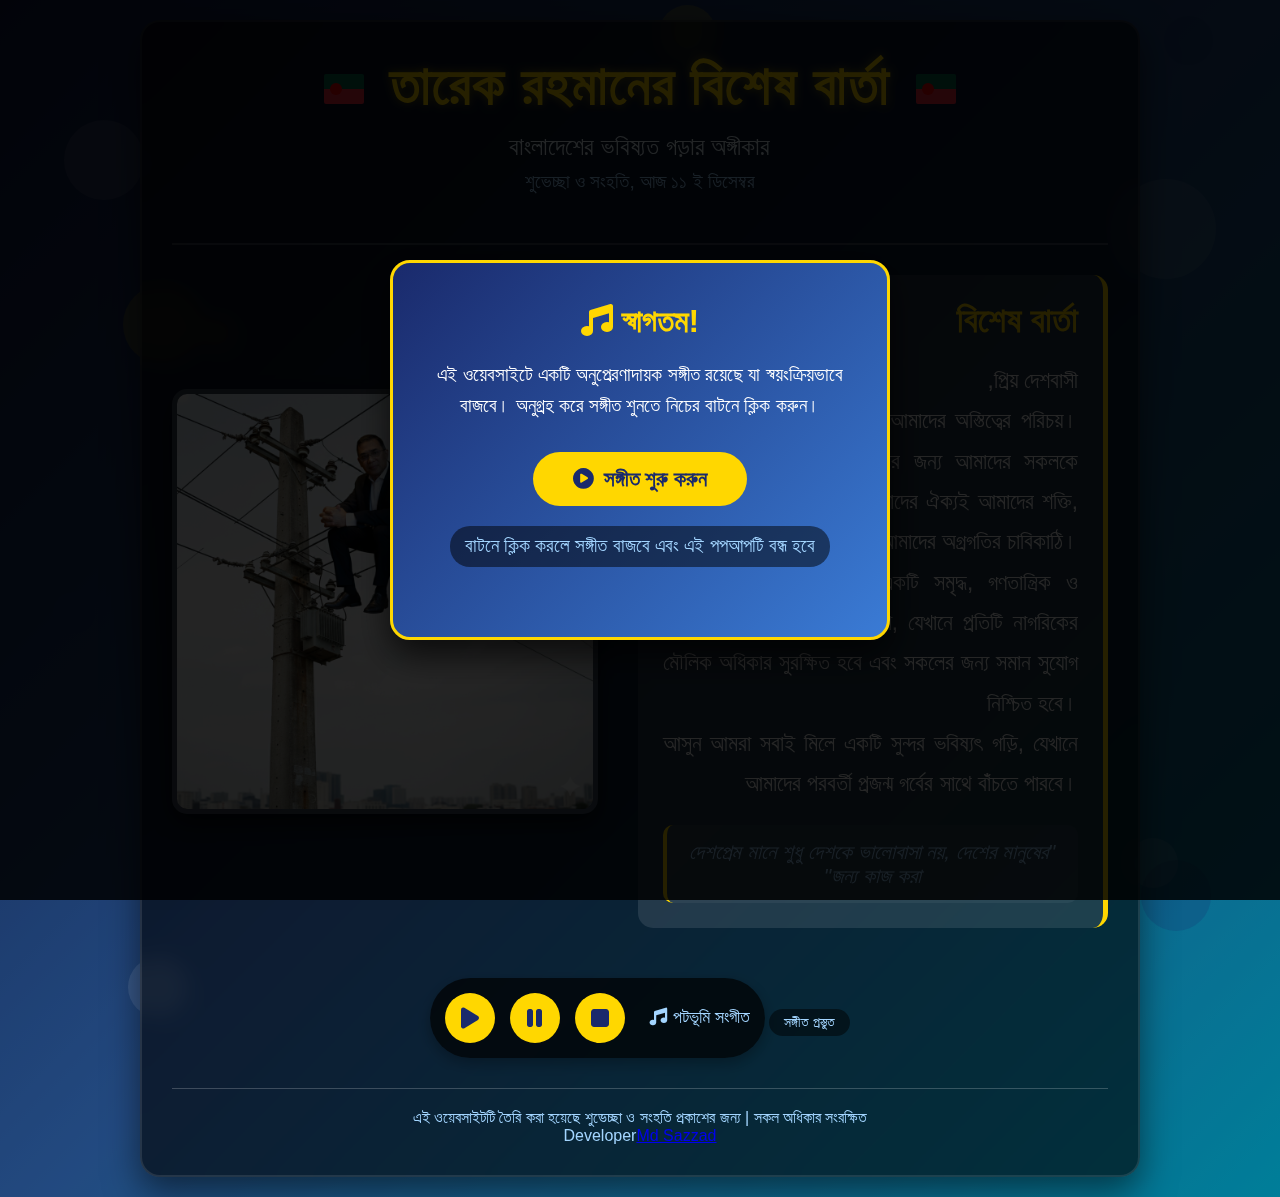
<file: index.html>
<!DOCTYPE html>
<html lang="bn">
<head>
    <meta charset="UTF-8">
    <meta name="viewport" content="width=device-width, initial-scale=1.0">
    <title>তারেক রহমানের বিশেষ বার্তা</title>
    <link rel="stylesheet" href="https://cdnjs.cloudflare.com/ajax/libs/font-awesome/6.4.0/css/all.min.css">
    <style>
        * {
            margin: 0;
            padding: 0;
            box-sizing: border-box;
            font-family: 'Segoe UI', 'Nikosh', 'SolaimanLipi', sans-serif;
        }
        
        body {
            background: linear-gradient(135deg, #1a2a6c, #3a7bd5, #00d2ff);
            color: white;
            min-height: 100vh;
            display: flex;
            flex-direction: column;
            justify-content: center;
            align-items: center;
            padding: 20px;
            overflow-x: hidden;
            position: relative;
        }
        
        body::before {
            content: '';
            position: absolute;
            top: 0;
            left: 0;
            width: 100%;
            height: 100%;
            background: rgba(0, 0, 0, 0.4);
            z-index: -1;
        }
        
        .container {
            max-width: 1000px;
            width: 100%;
            text-align: center;
            z-index: 1;
            background: rgba(0, 0, 0, 0.6);
            border-radius: 20px;
            padding: 30px;
            box-shadow: 0 15px 35px rgba(0, 0, 0, 0.5);
            border: 2px solid rgba(255, 255, 255, 0.1);
            backdrop-filter: blur(10px);
        }
        
        .header {
            margin-bottom: 30px;
            padding-bottom: 20px;
            border-bottom: 2px solid rgba(255, 255, 255, 0.2);
        }
        
        h1 {
            font-size: 3.5rem;
            margin-bottom: 15px;
            color: #FFD700;
            text-shadow: 0 0 10px rgba(255, 215, 0, 0.5);
            letter-spacing: 1px;
        }
        
        .subtitle {
            font-size: 1.5rem;
            color: #e6f7ff;
            margin-bottom: 10px;
        }
        
        .date {
            font-size: 1.2rem;
            color: #a3d5ff;
            margin-bottom: 30px;
        }
        
        .content {
            display: flex;
            flex-wrap: wrap;
            justify-content: center;
            align-items: center;
            gap: 40px;
            margin-bottom: 30px;
        }
        
        .image-container {
            flex: 1;
            min-width: 300px;
            max-width: 450px;
            border-radius: 15px;
            overflow: hidden;
            box-shadow: 0 10px 25px rgba(0, 0, 0, 0.7);
            border: 5px solid rgba(255, 255, 255, 0.2);
            transition: transform 0.5s;
        }
        
        .image-container:hover {
            transform: scale(1.03);
        }
        
        .image-container img {
            width: 100%;
            height: auto;
            display: block;
        }
        
        .message {
            flex: 1;
            min-width: 300px;
            text-align: right;
            direction: rtl;
            padding: 25px;
            background: rgba(255, 255, 255, 0.1);
            border-radius: 15px;
            border-right: 5px solid #FFD700;
        }
        
        .message h2 {
            font-size: 2.2rem;
            margin-bottom: 20px;
            color: #FFD700;
        }
        
        .message-text {
            font-size: 1.4rem;
            line-height: 1.8;
            text-align: justify;
            direction: rtl;
        }
        
        .quote {
            font-style: italic;
            color: #a3d5ff;
            margin-top: 20px;
            padding: 15px;
            border-radius: 10px;
            background: rgba(255, 255, 255, 0.05);
            border-left: 4px solid #FFD700;
            text-align: center;
            font-size: 1.3rem;
        }
        
        .audio-controls {
            background: rgba(0, 0, 0, 0.7);
            padding: 15px;
            border-radius: 50px;
            display: inline-flex;
            align-items: center;
            gap: 15px;
            margin-top: 20px;
            box-shadow: 0 5px 15px rgba(0, 0, 0, 0.3);
        }
        
        .audio-controls button {
            background: #FFD700;
            color: #1a2a6c;
            border: none;
            width: 50px;
            height: 50px;
            border-radius: 50%;
            font-size: 1.5rem;
            cursor: pointer;
            transition: all 0.3s;
            display: flex;
            justify-content: center;
            align-items: center;
        }
        
        .audio-controls button:hover {
            background: #ffed4e;
            transform: scale(1.1);
        }
        
        .music-info {
            font-size: 1.1rem;
            color: #a3d5ff;
            margin-left: 10px;
        }
        
        .music-status {
            margin-top: 10px;
            font-size: 0.9rem;
            color: #a3d5ff;
            padding: 5px 15px;
            background: rgba(0, 0, 0, 0.5);
            border-radius: 20px;
            display: inline-block;
        }
        
        .footer {
            margin-top: 30px;
            padding-top: 20px;
            border-top: 1px solid rgba(255, 255, 255, 0.2);
            color: #a3d5ff;
            font-size: 1rem;
        }
        
        @media (max-width: 768px) {
            h1 {
                font-size: 2.5rem;
            }
            
            .subtitle {
                font-size: 1.2rem;
            }
            
            .message h2 {
                font-size: 1.8rem;
            }
            
            .message-text {
                font-size: 1.2rem;
            }
            
            .container {
                padding: 20px;
            }
        }
        
        .floating-element {
            position: absolute;
            background: rgba(255, 255, 255, 0.1);
            border-radius: 50%;
            z-index: 0;
            animation: float 6s infinite ease-in-out;
        }
        
        @keyframes float {
            0%, 100% { transform: translateY(0) rotate(0deg); }
            50% { transform: translateY(-20px) rotate(180deg); }
        }
        
        .bangladesh-flag {
            width: 40px;
            height: 30px;
            background: linear-gradient(to bottom, #006a4e 50%, #f42a41 50%);
            position: relative;
            display: inline-block;
            margin: 0 10px;
            border-radius: 2px;
        }
        
        .bangladesh-flag::after {
            content: '';
            position: absolute;
            top: 50%;
            left: 30%;
            transform: translate(-50%, -50%);
            width: 12px;
            height: 12px;
            background: red;
            border-radius: 50%;
        }
        
        .music-popup {
            position: fixed;
            top: 0;
            left: 0;
            width: 100%;
            height: 100%;
            background: rgba(0, 0, 0, 0.85);
            display: flex;
            justify-content: center;
            align-items: center;
            z-index: 1000;
            flex-direction: column;
            text-align: center;
            padding: 20px;
        }
        
        .music-popup-content {
            background: linear-gradient(135deg, #1a2a6c, #3a7bd5);
            padding: 40px;
            border-radius: 20px;
            max-width: 500px;
            width: 90%;
            box-shadow: 0 15px 35px rgba(0, 0, 0, 0.7);
            border: 3px solid #FFD700;
        }
        
        .music-popup h3 {
            font-size: 2rem;
            margin-bottom: 20px;
            color: #FFD700;
        }
        
        .music-popup p {
            font-size: 1.2rem;
            margin-bottom: 30px;
            line-height: 1.6;
        }
        
        .start-music-btn {
            background: #FFD700;
            color: #1a2a6c;
            border: none;
            padding: 15px 40px;
            font-size: 1.3rem;
            border-radius: 50px;
            cursor: pointer;
            transition: all 0.3s;
            font-weight: bold;
            display: flex;
            align-items: center;
            justify-content: center;
            gap: 10px;
            margin: 0 auto;
        }
        
        .start-music-btn:hover {
            background: #ffed4e;
            transform: scale(1.05);
            box-shadow: 0 5px 20px rgba(255, 215, 0, 0.4);
        }
        
        .hidden {
            display: none;
        }
    </style>
</head>
<body>
    <!-- মিউজিক শুরু করার পপআপ -->
    <div id="musicPopup" class="music-popup">
        <div class="music-popup-content">
            <h3><i class="fas fa-music"></i> স্বাগতম!</h3>
            <p>এই ওয়েবসাইটে একটি অনুপ্রেরণাদায়ক সঙ্গীত রয়েছে যা স্বয়ংক্রিয়ভাবে বাজবে। অনুগ্রহ করে সঙ্গীত শুনতে নিচের বাটনে ক্লিক করুন।</p>
            <button id="startMusicBtn" class="start-music-btn">
                <i class="fas fa-play-circle"></i> সঙ্গীত শুরু করুন
            </button>
            <p class="music-status" style="margin-top: 20px;">বাটনে ক্লিক করলে সঙ্গীত বাজবে এবং এই পপআপটি বন্ধ হবে</p>
        </div>
    </div>
    
    <!-- ফ্লোটিং এলিমেন্ট -->
    <div class="floating-element" style="width: 80px; height: 80px; top: 10%; left: 5%;"></div>
    <div class="floating-element" style="width: 60px; height: 60px; top: 80%; left: 10%;"></div>
    <div class="floating-element" style="width: 100px; height: 100px; top: 15%; right: 5%;"></div>
    <div class="floating-element" style="width: 50px; height: 50px; top: 70%; right: 8%;"></div>
    
    <div class="container">
        <div class="header">
            <h1><span class="bangladesh-flag"></span> তারেক রহমানের বিশেষ বার্তা <span class="bangladesh-flag"></span></h1>
            <div class="subtitle">বাংলাদেশের ভবিষ্যত গড়ার অঙ্গীকার</div>
            <div class="date">শুভেচ্ছা ও সংহতি, আজ ১১ ই ডিসেম্বর </div>
        </div>
        
        <div class="content">
            <div class="image-container">
                <img src="tarek.png" alt="বাংলাদেশের প্রাকৃতিক সৌন্দর্য">
            </div>
            
            <div class="message">
                <h2>বিশেষ বার্তা</h2>
                <div class="message-text">
                    <p>প্রিয় দেশবাসী,</p>
                    <p>বাংলাদেশ আমাদের প্রাণের দেশ, আমাদের অস্তিত্বের পরিচয়। এই দেশকে এগিয়ে নিয়ে যাওয়ার জন্য আমাদের সকলকে একসাথে কাজ করতে হবে। আমাদের ঐক্যই আমাদের শক্তি, আমাদের সংহতিই আমাদের অগ্রগতির চাবিকাঠি।</p>
                    <p>আমাদের লক্ষ্য হওয়া উচিত একটি সমৃদ্ধ, গণতান্ত্রিক ও ন্যায়ভিত্তিক বাংলাদেশ গড়ে তোলা, যেখানে প্রতিটি নাগরিকের মৌলিক অধিকার সুরক্ষিত হবে এবং সকলের জন্য সমান সুযোগ নিশ্চিত হবে।</p>
                    <p>আসুন আমরা সবাই মিলে একটি সুন্দর ভবিষ্যৎ গড়ি, যেখানে আমাদের পরবর্তী প্রজন্ম গর্বের সাথে বাঁচতে পারবে।</p>
                </div>
                
                <div class="quote">
                    "দেশপ্রেম মানে শুধু দেশকে ভালোবাসা নয়, দেশের মানুষের জন্য কাজ করা"
                </div>
            </div>
        </div>
        
        <div class="audio-controls">
            <button id="playBtn">
                <i class="fas fa-play"></i>
            </button>
            <button id="pauseBtn">
                <i class="fas fa-pause"></i>
            </button>
            <button id="stopBtn">
                <i class="fas fa-stop"></i>
            </button>
            <div class="music-info">
                <i class="fas fa-music"></i> পটভূমি সংগীত
            </div>
        </div>
        
        <div class="music-status" id="audioStatus">সঙ্গীত প্রস্তুত</div>
        
        <div class="footer">
            <p>এই ওয়েবসাইটটি তৈরি করা হয়েছে শুভেচ্ছা ও সংহতি প্রকাশের জন্য | সকল অধিকার সংরক্ষিত</p>
            <p>Developer<a href="developer.html">Md Sazzad</a></p>
        </div>
    </div>

    <!-- অডিও এলিমেন্ট -->
    <audio id="backgroundMusic" loop>
        <source src="tarek.mp3" type="audio/mpeg">
        <source src="tarek.mp3" type="audio/ogg">
        আপনার ব্রাউজার অডিও এলিমেন্ট সাপোর্ট করে না।
    </audio>

    <script>
        document.addEventListener('DOMContentLoaded', function() {
            const audio = document.getElementById('backgroundMusic');
            const playBtn = document.getElementById('playBtn');
            const pauseBtn = document.getElementById('pauseBtn');
            const stopBtn = document.getElementById('stopBtn');
            const startMusicBtn = document.getElementById('startMusicBtn');
            const musicPopup = document.getElementById('musicPopup');
            const audioStatus = document.getElementById('audioStatus');
            
            // অডিও সেটিংস - মিউট করা অবস্থায় শুরু করব
            audio.muted = true; // প্রথমে মিউট করে রাখি
            audio.volume = 0.5; // ভলিউম ৫০% সেট করি
            
            // পেইজ লোড হওয়ার পর কিছুক্ষণ পর অটোপ্লের চেষ্টা করব
            setTimeout(() => {
                // মিউট অবস্থায় অডিও প্লে করা
                const playPromise = audio.play();
                
                if (playPromise !== undefined) {
                    playPromise.then(() => {
                        // প্লে সফল হলে পপআপ দেখাব
                        audio.muted = true; // এখনও মিউট থাকবে
                        audioStatus.textContent = "সঙ্গীত প্রস্তুত, প্লে বাটনে ক্লিক করুন";
                        console.log("অডিও সফলভাবে লোড হয়েছে");
                    }).catch(error => {
                        // প্লে ব্যর্থ হলে পপআপ দেখাব
                        console.log("অটোপ্লে ব্যর্থ: ", error);
                        audioStatus.textContent = "সঙ্গীত লোড হয়েছে, প্লে বাটনে ক্লিক করুন";
                    });
                }
            }, 1000);
            
            // সঙ্গীত শুরু বাটন
            startMusicBtn.addEventListener('click', function() {
                // মিউট বন্ধ করি
                audio.muted = false;
                
                // অডিও প্লে করি
                audio.play().then(() => {
                    console.log("সঙ্গীত শুরু হয়েছে");
                    audioStatus.textContent = "সঙ্গীত বাজছে...";
                    
                    // পপআপ লুকাই
                    musicPopup.classList.add('hidden');
                    
                    // প্লে বাটন আপডেট
                    playBtn.innerHTML = '<i class="fas fa-volume-up"></i>';
                    playBtn.title = "প্লে";
                }).catch(error => {
                    console.log("সঙ্গীত শুরু করা যায়নি: ", error);
                    audioStatus.textContent = "সঙ্গীত শুরু করা যায়নি, পুনরায় চেষ্টা করুন";
                });
            });
            
            // প্লে বাটন
            playBtn.addEventListener('click', function() {
                audio.muted = false; // মিউট বন্ধ করি
                audio.play().then(() => {
                    audioStatus.textContent = "সঙ্গীত বাজছে...";
                    playBtn.innerHTML = '<i class="fas fa-volume-up"></i>';
                }).catch(error => {
                    console.log("প্লে বাটনে ক্লিক করার পরও সঙ্গীত শুরু করা যায়নি: ", error);
                    audioStatus.textContent = "সঙ্গীত শুরু করা যায়নি";
                    
                    // ইউজারকে পপআপ দেখানো
                    musicPopup.classList.remove('hidden');
                });
            });
            
            // পজ বাটন
            pauseBtn.addEventListener('click', function() {
                audio.pause();
                audioStatus.textContent = "সঙ্গীত থেমে আছে";
            });
            
            // স্টপ বাটন
            stopBtn.addEventListener('click', function() {
                audio.pause();
                audio.currentTime = 0;
                audioStatus.textContent = "সঙ্গীত থেমে আছে";
            });
            
            // অডিও এর অবস্থা পরিবর্তন হলে বাটন আপডেট
            audio.addEventListener('play', function() {
                playBtn.innerHTML = '<i class="fas fa-volume-up"></i>';
                audioStatus.textContent = "সঙ্গীত বাজছে...";
            });
            
            audio.addEventListener('pause', function() {
                playBtn.innerHTML = '<i class="fas fa-play"></i>';
                audioStatus.textContent = "সঙ্গীত থেমে আছে";
            });
            
            // অডিও ত্রুটি হ্যান্ডলিং
            audio.addEventListener('error', function() {
                console.log("অডিও ত্রুটি ঘটেছে");
                audioStatus.textContent = "সঙ্গীত লোড করতে সমস্যা হয়েছে";
                musicPopup.classList.remove('hidden');
            });
            
            // ফ্লোটিং এলিমেন্ট তৈরি
            function createFloatingElements() {
                const body = document.querySelector('body');
                const colors = ['rgba(255, 215, 0, 0.2)', 'rgba(26, 42, 108, 0.2)', 'rgba(255, 255, 255, 0.1)'];
                
                for (let i = 0; i < 8; i++) {
                    const element = document.createElement('div');
                    element.classList.add('floating-element');
                    
                    const size = Math.random() * 60 + 20;
                    element.style.width = `${size}px`;
                    element.style.height = `${size}px`;
                    element.style.top = `${Math.random() * 100}%`;
                    element.style.left = `${Math.random() * 100}%`;
                    element.style.background = colors[Math.floor(Math.random() * colors.length)];
                    element.style.animationDuration = `${Math.random() * 10 + 5}s`;
                    element.style.animationDelay = `${Math.random() * 5}s`;
                    
                    body.appendChild(element);
                }
            }
            
            createFloatingElements();
            
            // ৫ সেকেন্ড পর পপআপ অটোমেটিক দেখানো
            setTimeout(() => {
                if (!audio.muted && audio.paused) {
                    musicPopup.classList.remove('hidden');
                }
            }, 5000);
        });
    </script>
</body>
</html>
</file>
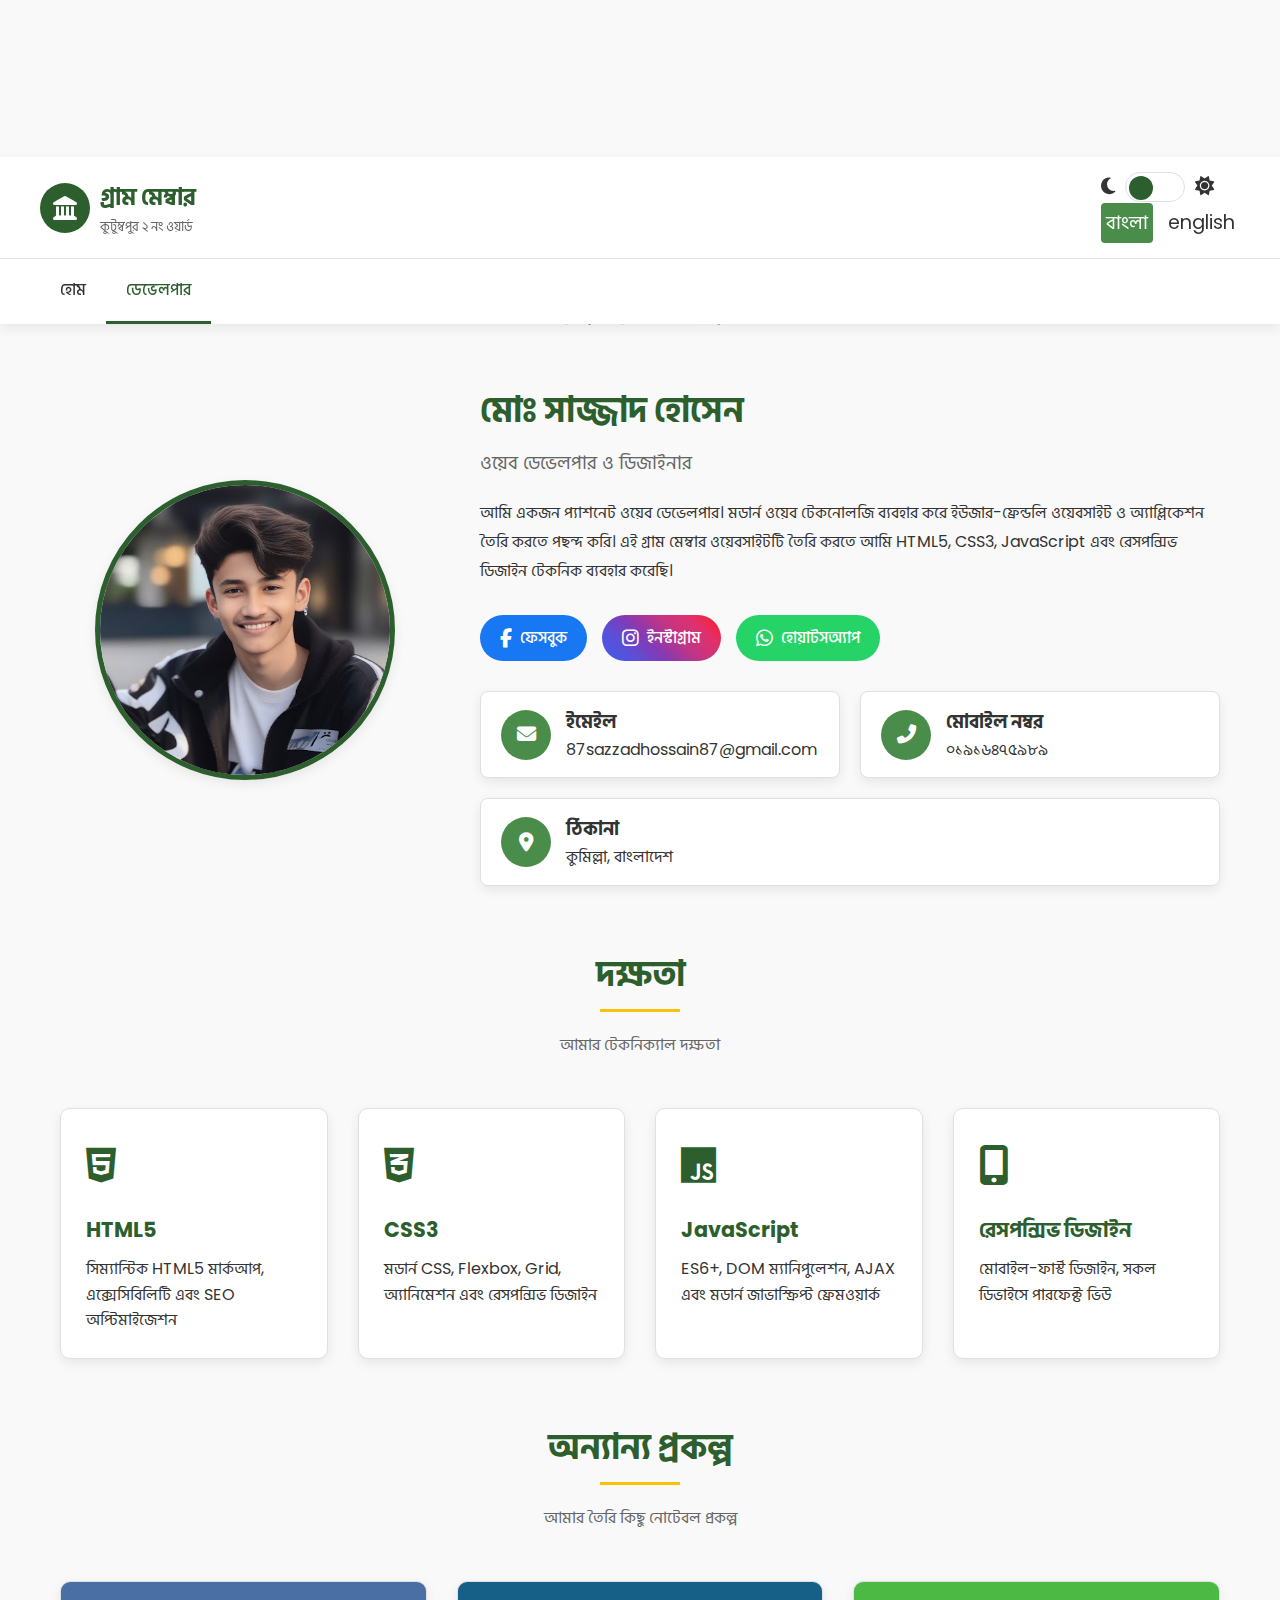
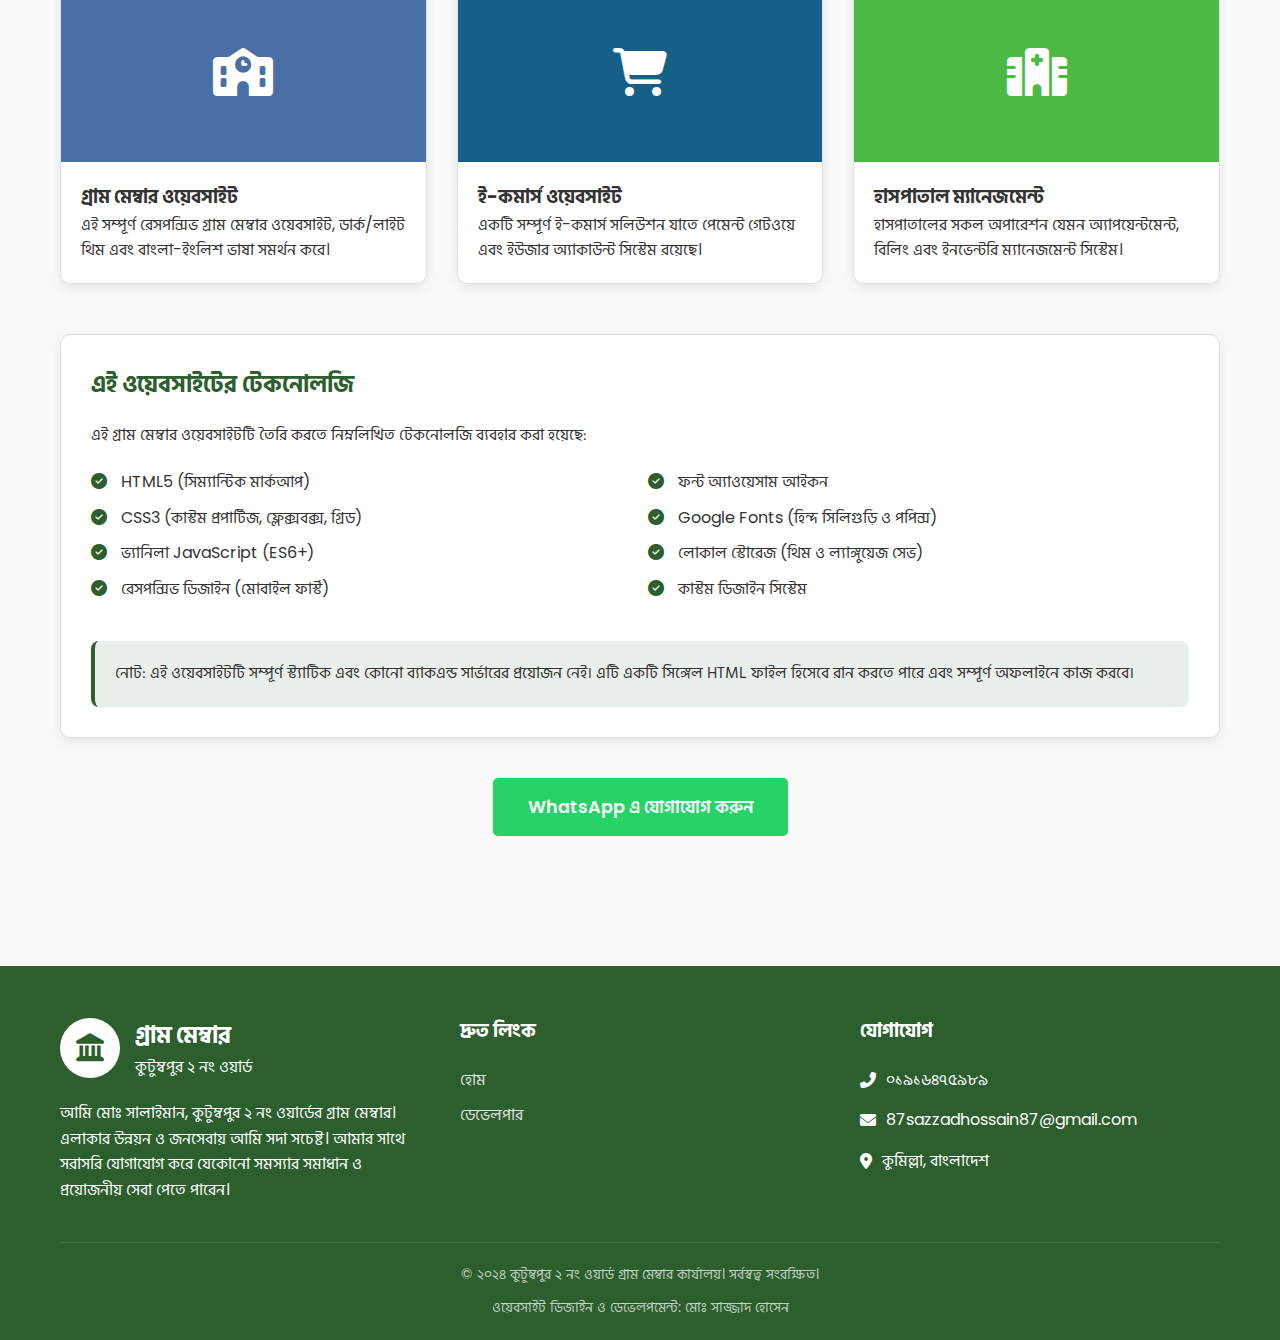
<file: developer.html>
<!DOCTYPE html>
<html lang="bn">
<head>
    <meta charset="UTF-8">
    <meta name="viewport" content="width=device-width, initial-scale=1.0">
    <title>গ্রাম মেম্বার | Developer</title>
    <link rel="stylesheet" href="https://cdnjs.cloudflare.com/ajax/libs/font-awesome/6.4.0/css/all.min.css">
    <link href="https://fonts.googleapis.com/css2?family=Hind+Siliguri:wght@300;400;500;600;700&family=Poppins:wght@300;400;500;600;700&display=swap" rel="stylesheet">
    <link rel="stylesheet" href="developer.css">
</head>
<body>
    <!-- Header -->
    <header>
        <div class="container header-container">
            <div class="logo">
                <div class="logo-img">
                    <i class="fas fa-landmark"></i>
                </div>
                <div class="logo-text">
                    <h1 id="site-title">গ্রাম মেম্বার</h1>
                    <p id="site-subtitle">কুটুম্বপুর ২ নং ওয়ার্ড</p>
                </div>
            </div>
            
            <div class="controls">
                <div class="theme-toggle">
                    <span id="theme-icon" class="theme-icon"><i class="fas fa-moon"></i></span>
                    <button id="theme-toggle" class="toggle-btn"></button>
                    <span id="theme-icon" class="theme-icon"><i class="fas fa-sun"></i></span>
                </div>
                
                <div class="language-toggle">
                    <span id="lang-bd" class="language-flag active" data-lang="bn">বাংলা</span>
                    <span id="lang-en" class="language-flag" data-lang="en">english</span>
                </div>
            </div>
        </div>
        
        <nav>
            <div class="container nav-container">
                <button class="mobile-menu-btn" id="mobile-menu-btn">
                    <i class="fas fa-bars"></i>
                </button>
                
                <ul class="nav-links" id="nav-links">
                    <li><a href="index.html" class="nav-link">হোম</a></li>
                    <li><a href="#developer" class="nav-link active">ডেভেলপার</a></li>
                </ul>
            </div>
        </nav>
    </header>

    <!-- Main Content -->
    <main>
        <!-- Developer Section -->
        <section id="developer" class="section active">
            <div class="container">
                <div class="section-title">
                    <h2 id="developer-title">ওয়েবসাইট ডেভেলপার</h2>
                    <p id="developer-subtitle">এই ওয়েবসাইটটি তৈরি করেছেন</p>
                </div>
                
                <div class="developer-hero">
                    <div class="developer-img">
                        <!-- Developer Photo -->
                        <img src="developer.jpg" alt="মোঃ সাজ্জাদ হোসেন" class="developer-photo" id="dev-photo">
                    </div>
                    <div class="developer-info">
                        <h1 class="developer-name" id="dev-name">মোঃ সাজ্জাদ হোসেন</h1>
                        <p class="developer-title" id="dev-title">ওয়েব ডেভেলপার ও ডিজাইনার</p>
                        
                        <div class="developer-bio">
                            <p id="dev-bio">আমি একজন প্যাশনেট ওয়েব ডেভেলপার। মডার্ন ওয়েব টেকনোলজি ব্যবহার করে ইউজার-ফ্রেন্ডলি ওয়েবসাইট ও অ্যাপ্লিকেশন তৈরি করতে পছন্দ করি। এই গ্রাম মেম্বার ওয়েবসাইটটি তৈরি করতে আমি HTML5, CSS3, JavaScript এবং রেসপন্সিভ ডিজাইন টেকনিক ব্যবহার করেছি।</p>
                        </div>
                        
                        <!-- Social Links -->
                        <div class="social-links">
                            <a href="https://www.facebook.com/md.mukbul.hossen.682318" target="_blank" class="social-link facebook">
                                <i class="fab fa-facebook-f"></i>
                                <span id="facebook-text">Facebook</span>
                            </a>
                            <a href="https://www.instagram.com/45sazzadhossain45?igsh=MXdja2R3NGM1bmhqaQ==" target="_blank" class="social-link instagram">
                                <i class="fab fa-instagram"></i>
                                <span id="instagram-text">Instagram</span>
                            </a>
                            <a href="https://wa.me/8801916475989" target="_blank" class="social-link whatsapp">
                                <i class="fab fa-whatsapp"></i>
                                <span id="whatsapp-text">WhatsApp</span>
                            </a>
                        </div>
                        
                        <div class="developer-contact">
                            <div class="contact-item">
                                <div class="contact-icon">
                                    <i class="fas fa-envelope"></i>
                                </div>
                                <div>
                                    <h3 id="dev-email-title">ইমেইল</h3>
                                    <p id="dev-email">87sazzadhossain87@gmail.com</p>
                                </div>
                            </div>
                            
                            <div class="contact-item">
                                <div class="contact-icon">
                                    <i class="fas fa-phone-alt"></i>
                                </div>
                                <div>
                                    <h3 id="dev-phone-title">মোবাইল নম্বর</h3>
                                    <p id="dev-phone">০১৯১৬৪৭৫৯৮৯</p>
                                </div>
                            </div>
                            
                            <div class="contact-item">
                                <div class="contact-icon">
                                    <i class="fas fa-map-marker-alt"></i>
                                </div>
                                <div>
                                    <h3 id="dev-location-title">ঠিকানা</h3>
                                    <p id="dev-location">কুমিল্লা, বাংলাদেশ</p>
                                </div>
                            </div>
                        </div>
                    </div>
                </div>
                
                <div class="section-title" style="margin-top: 60px;">
                    <h2 id="skills-title">দক্ষতা</h2>
                    <p id="skills-subtitle">আমার টেকনিক্যাল দক্ষতা</p>
                </div>
                
                <div class="skills-container">
                    <div class="skill-card">
                        <div class="skill-icon">
                            <i class="fab fa-html5"></i>
                        </div>
                        <h3 class="skill-name" id="skill1-name">HTML5</h3>
                        <p id="skill1-desc">সিম্যান্টিক HTML5 মার্কআপ, এক্সেসিবিলিটি এবং SEO অপ্টিমাইজেশন</p>
                    </div>
                    
                    <div class="skill-card">
                        <div class="skill-icon">
                            <i class="fab fa-css3-alt"></i>
                        </div>
                        <h3 class="skill-name" id="skill2-name">CSS3</h3>
                        <p id="skill2-desc">মডার্ন CSS, Flexbox, Grid, অ্যানিমেশন এবং রেসপন্সিভ ডিজাইন</p>
                    </div>
                    
                    <div class="skill-card">
                        <div class="skill-icon">
                            <i class="fab fa-js"></i>
                        </div>
                        <h3 class="skill-name" id="skill3-name">JavaScript</h3>
                        <p id="skill3-desc">ES6+, DOM ম্যানিপুলেশন, AJAX এবং মডার্ন জাভাস্ক্রিপ্ট ফ্রেমওয়ার্ক</p>
                    </div>
                    
                    <div class="skill-card">
                        <div class="skill-icon">
                            <i class="fas fa-mobile-alt"></i>
                        </div>
                        <h3 class="skill-name" id="skill4-name">রেসপন্সিভ ডিজাইন</h3>
                        <p id="skill4-desc">মোবাইল-ফার্স্ট ডিজাইন, সকল ডিভাইসে পারফেক্ট ভিউ</p>
                    </div>
                </div>
                
                <div class="section-title" style="margin-top: 60px;">
                    <h2 id="projects-title">অন্যান্য প্রকল্প</h2>
                    <p id="projects-subtitle">আমার তৈরি কিছু নোটেবল প্রকল্প</p>
                </div>
                
                <div class="projects-showcase">
                    <div class="project-card-dev">
                        <div class="project-img-dev" style="background-color: #4a6fa5;">
                            <i class="fas fa-school"></i>
                        </div>
                        <div class="project-content-dev">
                            <h3 class="project-title" id="project1-dev-title">গ্রাম মেম্বার ওয়েবসাইট</h3>
                            <p id="project1-dev-desc">এই সম্পূর্ণ রেসপন্সিভ গ্রাম মেম্বার ওয়েবসাইট, ডার্ক/লাইট থিম এবং বাংলা-ইংলিশ ভাষা সমর্থন করে।</p>
                        </div>
                    </div>
                    
                    <div class="project-card-dev">
                        <div class="project-img-dev" style="background-color: #166088;">
                            <i class="fas fa-shopping-cart"></i>
                        </div>
                        <div class="project-content-dev">
                            <h3 class="project-title" id="project2-dev-title">ই-কমার্স ওয়েবসাইট</h3>
                            <p id="project2-dev-desc">একটি সম্পূর্ণ ই-কমার্স সলিউশন যাতে পেমেন্ট গেটওয়ে এবং ইউজার অ্যাকাউন্ট সিস্টেম রয়েছে।</p>
                        </div>
                    </div>
                    
                    <div class="project-card-dev">
                        <div class="project-img-dev" style="background-color: #4cb944;">
                            <i class="fas fa-hospital"></i>
                        </div>
                        <div class="project-content-dev">
                            <h3 class="project-title" id="project3-dev-title">হাসপাতাল ম্যানেজমেন্ট</h3>
                            <p id="project3-dev-desc">হাসপাতালের সকল অপারেশন যেমন অ্যাপয়েন্টমেন্ট, বিলিং এবং ইনভেন্টরি ম্যানেজমেন্ট সিস্টেম।</p>
                        </div>
                    </div>
                </div>
                
                <div class="card" style="margin-top: 50px;">
                    <h3 class="card-title" id="website-tech-title">এই ওয়েবসাইটের টেকনোলজি</h3>
                    <p id="website-tech-desc" class="bangla-text">এই গ্রাম মেম্বার ওয়েবসাইটটি তৈরি করতে নিম্নলিখিত টেকনোলজি ব্যবহার করা হয়েছে:</p>
                    
                    <div style="margin-top: 20px;">
                        <ul style="list-style-type: none; columns: 2;">
                            <li style="margin-bottom: 10px;"><i class="fas fa-check-circle" style="color: var(--primary-color); margin-right: 10px;"></i> <span id="tech1">HTML5 (সিম্যান্টিক মার্কআপ)</span></li>
                            <li style="margin-bottom: 10px;"><i class="fas fa-check-circle" style="color: var(--primary-color); margin-right: 10px;"></i> <span id="tech2">CSS3 (কাস্টম প্রপার্টিজ, ফ্লেক্সবক্স, গ্রিড)</span></li>
                            <li style="margin-bottom: 10px;"><i class="fas fa-check-circle" style="color: var(--primary-color); margin-right: 10px;"></i> <span id="tech3">ভ্যানিলা JavaScript (ES6+)</span></li>
                            <li style="margin-bottom: 10px;"><i class="fas fa-check-circle" style="color: var(--primary-color); margin-right: 10px;"></i> <span id="tech4">রেসপন্সিভ ডিজাইন (মোবাইল ফার্স্ট)</span></li>
                            <li style="margin-bottom: 10px;"><i class="fas fa-check-circle" style="color: var(--primary-color); margin-right: 10px;"></i> <span id="tech5">ফন্ট অ্যাওয়েসাম আইকন</span></li>
                            <li style="margin-bottom: 10px;"><i class="fas fa-check-circle" style="color: var(--primary-color); margin-right: 10px;"></i> <span id="tech6">Google Fonts (হিন্দ সিলিগুড়ি ও পপিন্স)</span></li>
                            <li style="margin-bottom: 10px;"><i class="fas fa-check-circle" style="color: var(--primary-color); margin-right: 10px;"></i> <span id="tech7">লোকাল স্টোরেজ (থিম ও ল্যাঙ্গুয়েজ সেভ)</span></li>
                            <li style="margin-bottom: 10px;"><i class="fas fa-check-circle" style="color: var(--primary-color); margin-right: 10px;"></i> <span id="tech8">কাস্টম ডিজাইন সিস্টেম</span></li>
                        </ul>
                    </div>
                    
                    <div style="margin-top: 30px; padding: 20px; background-color: rgba(44, 95, 45, 0.1); border-radius: 8px; border-left: 4px solid var(--primary-color);">
                        <p id="website-note" class="bangla-text"><strong>নোট:</strong> এই ওয়েবসাইটটি সম্পূর্ণ স্ট্যাটিক এবং কোনো ব্যাকএন্ড সার্ভারের প্রয়োজন নেই। এটি একটি সিঙ্গেল HTML ফাইল হিসেবে রান করতে পারে এবং সম্পূর্ণ অফলাইনে কাজ করবে।</p>
                    </div>
                </div>
                
                <!-- Contact Developer Button -->
                <div style="text-align: center; margin-top: 40px;">
                    <a href="https://wa.me/8801916475989" target="_blank" class="btn whatsapp-btn" id="contact-btn">
                        <i class="fab fa-whatsapp"></i> WhatsApp এ যোগাযোগ করুন
                    </a>
                </div>
            </div>
        </section>
    </main>

    <!-- Footer -->
    <footer>
        <div class="container">
            <div class="footer-content">
                <div class="footer-about">
                    <div class="footer-logo">
                        <div class="footer-logo-img">
                            <i class="fas fa-landmark"></i>
                        </div>
                        <div class="footer-logo-text">
                            <h3 id="footer-title">গ্রাম মেম্বার</h3>
                            <p id="footer-subtitle">কুটুম্বপুর ২ নং ওয়ার্ড</p>
                        </div>
                    </div>
                    <p id="footer-description">আমি মোঃ সালাইমান, কুটুম্বপুর ২ নং ওয়ার্ডের গ্রাম মেম্বার। এলাকার উন্নয়ন ও জনসেবায় আমি সদা সচেষ্ট। আমার সাথে সরাসরি যোগাযোগ করে যেকোনো সমস্যার সমাধান ও প্রয়োজনীয় সেবা পেতে পারেন।</p>
                </div>
                
                <div class="footer-links">
                    <h4 id="quick-links-footer">দ্রুত লিংক</h4>
                    <ul>
                        <li><a href="index.html" class="footer-nav-link">হোম</a></li>
                        <li><a href="#developer" class="footer-nav-link">ডেভেলপার</a></li>
                    </ul>
                </div>
                
                <div class="footer-contact">
                    <h4 id="contact-footer">যোগাযোগ</h4>
                    <p><i class="fas fa-phone-alt"></i> <span id="footer-phone">০১৯১৬৪৭৫৯৮৯</span></p>
                    <p><i class="fas fa-envelope"></i> <span id="footer-email">87sazzadhossain87@gmail.com</span></p>
                    <p><i class="fas fa-map-marker-alt"></i> <span id="footer-address">কুমিল্লা, বাংলাদেশ</span></p>
                </div>
            </div>
            
            <div class="copyright">
                <p id="copyright-text">© ২০২৪ কুটুম্বপুর ২ নং ওয়ার্ড গ্রাম মেম্বার কার্যালয়। সর্বস্বত্ব সংরক্ষিত।</p>
                <p id="developer-credit" style="margin-top: 10px;">ওয়েবসাইট ডিজাইন ও ডেভেলপমেন্ট: মোঃ সাজ্জাদ হোসেন</p>
            </div>
        </div>
    </footer>

    <script src="developer.js"></script>
</body>
</html>
</file>
<file: developer.css>
:root {
    /* Light theme colors */
    --primary-color: #2c5f2d;
    --primary-light: #4a8c4a;
    --secondary-color: #204829;
    --accent-color: #ffc107;
    --text-color: #333;
    --text-light: #666;
    --bg-color: #f9f9f9;
    --card-bg: #ffffff;
    --header-bg: #ffffff;
    --footer-bg: #2c5f2d;
    --footer-text: #ffffff;
    --shadow: 0 4px 12px rgba(0, 0, 0, 0.08);
    --border-color: #e0e0e0;
    --hover-color: #f5f5f5;
    --input-bg: #ffffff;
    --nav-bg: rgba(255, 255, 255, 0.95);
}

/* Dark theme colors */
.dark-mode {
    --primary-color: #4CAF50;
    --primary-light: #66BB6A;
    --secondary-color: #388E3C;
    --accent-color: #FFC107;
    --text-color: #f0f0f0;
    --text-light: #aaaaaa;
    --bg-color: #121212;
    --card-bg: #1e1e1e;
    --header-bg: #1a1a1a;
    --footer-bg: #0d1f0e;
    --footer-text: #e0e0e0;
    --shadow: 0 4px 12px rgba(0, 0, 0, 0.3);
    --border-color: #333;
    --hover-color: #2a2a2a;
    --input-bg: #2d2d2d;
    --nav-bg: rgba(30, 30, 30, 0.95);
}

* {
    margin: 0;
    padding: 0;
    box-sizing: border-box;
    transition: background-color 0.3s ease, color 0.3s ease, border-color 0.3s ease;
}

html {
    scroll-behavior: smooth;
}

body {
    font-family: 'Poppins', 'Hind Siliguri', sans-serif;
    color: var(--text-color);
    background-color: var(--bg-color);
    line-height: 1.6;
    overflow-x: hidden;
}

.bangla-text {
    font-family: 'Hind Siliguri', sans-serif;
}

.container {
    width: 100%;
    max-width: 1200px;
    margin: 0 auto;
    padding: 0 20px;
}

/* Header Styles */
header {
    background-color: var(--header-bg);
    box-shadow: var(--shadow);
    position: fixed;
    width: 100%;
    top: 0;
    z-index: 1000;
}

.header-container {
    display: flex;
    justify-content: space-between;
    align-items: center;
    padding: 15px 0;
}

.logo {
    display: flex;
    align-items: center;
    gap: 10px;
}

.logo-img {
    width: 50px;
    height: 50px;
    background-color: var(--primary-color);
    border-radius: 50%;
    display: flex;
    align-items: center;
    justify-content: center;
    color: white;
    font-size: 24px;
}

.logo-text h1 {
    font-size: 1.5rem;
    color: var(--primary-color);
}

.logo-text p {
    font-size: 0.8rem;
    color: var(--text-light);
}

/* Theme and Language Toggle */
.theme-toggle, .language-toggle {
    display: flex;
    align-items: center;
    gap: 10px;
}

.toggle-btn {
    background: var(--card-bg);
    border: 1px solid var(--border-color);
    border-radius: 20px;
    width: 60px;
    height: 30px;
    position: relative;
    cursor: pointer;
    padding: 0;
}

.toggle-btn::after {
    content: '';
    position: absolute;
    top: 3px;
    left: 3px;
    width: 24px;
    height: 24px;
    background-color: var(--primary-color);
    border-radius: 50%;
    transition: transform 0.3s ease;
}

.toggle-btn.active::after {
    transform: translateX(30px);
}

.theme-icon, .language-flag {
    font-size: 1.2rem;
}

.language-flag {
    cursor: pointer;
    padding: 5px;
    border-radius: 4px;
    transition: background-color 0.3s;
}

.language-flag:hover {
    background-color: var(--hover-color);
}

.language-flag.active {
    background-color: var(--primary-light);
    color: white;
}

/* Navigation */
nav {
    background-color: var(--nav-bg);
    backdrop-filter: blur(10px);
    border-top: 1px solid var(--border-color);
}

.nav-container {
    display: flex;
    justify-content: space-between;
    align-items: center;
    padding: 0;
}

.nav-links {
    display: flex;
    list-style: none;
}

.nav-links li {
    position: relative;
}

.nav-links a {
    display: block;
    padding: 18px 20px;
    text-decoration: none;
    color: var(--text-color);
    font-weight: 500;
    transition: all 0.3s;
}

.nav-links a:hover {
    background-color: var(--hover-color);
    color: var(--primary-color);
}

.nav-links a.active {
    color: var(--primary-color);
    border-bottom: 3px solid var(--primary-color);
}

.mobile-menu-btn {
    display: none;
    background: none;
    border: none;
    font-size: 1.5rem;
    color: var(--text-color);
    cursor: pointer;
}

/* Main Content */
main {
    margin-top: 140px;
    min-height: calc(100vh - 300px);
}

.section {
    padding: 80px 0;
    display: none;
}

.section.active {
    display: block;
    animation: fadeIn 0.5s ease;
}

@keyframes fadeIn {
    from { opacity: 0; transform: translateY(20px); }
    to { opacity: 1; transform: translateY(0); }
}

.section-title {
    text-align: center;
    margin-bottom: 50px;
    color: var(--primary-color);
}

.section-title h2 {
    font-size: 2.2rem;
    margin-bottom: 10px;
    position: relative;
    display: inline-block;
}

.section-title h2::after {
    content: '';
    position: absolute;
    bottom: -10px;
    left: 50%;
    transform: translateX(-50%);
    width: 80px;
    height: 3px;
    background-color: var(--accent-color);
}

.section-title p {
    color: var(--text-light);
    max-width: 700px;
    margin: 20px auto 0;
}

/* Developer Page Specific Styles */
.developer-hero {
    display: flex;
    align-items: center;
    gap: 50px;
    margin-bottom: 60px;
}

.developer-img {
    flex: 1;
    text-align: center;
}

.developer-photo {
    width: 100%;
    max-width: 300px;
    height: 300px;
    border-radius: 50%;
    box-shadow: var(--shadow);
    border: 5px solid var(--primary-color);
    object-fit: cover;
    object-position: center;
}

.developer-info {
    flex: 2;
}

.developer-name {
    font-size: 2.2rem;
    color: var(--primary-color);
    margin-bottom: 10px;
}

.developer-title {
    font-size: 1.2rem;
    color: var(--text-light);
    margin-bottom: 20px;
}

.developer-bio {
    margin-bottom: 30px;
    line-height: 1.8;
}

/* Social Links */
.social-links {
    display: flex;
    gap: 15px;
    margin-bottom: 30px;
}

.social-link {
    display: flex;
    align-items: center;
    gap: 8px;
    padding: 10px 20px;
    border-radius: 50px;
    text-decoration: none;
    color: white;
    font-weight: 500;
    transition: all 0.3s ease;
}

.social-link:hover {
    transform: translateY(-3px);
    box-shadow: 0 5px 15px rgba(0, 0, 0, 0.2);
}

.social-link.facebook {
    background-color: #1877F2;
}

.social-link.instagram {
    background: linear-gradient(45deg, #405DE6, #5851DB, #833AB4, #C13584, #E1306C, #FD1D1D);
}

.social-link.whatsapp {
    background-color: #25D366;
}

.social-link i {
    font-size: 1.2rem;
}

/* Skills Section */
.skills-container {
    display: grid;
    grid-template-columns: repeat(auto-fill, minmax(250px, 1fr));
    gap: 30px;
    margin-top: 40px;
}

.skill-card {
    background-color: var(--card-bg);
    border-radius: 10px;
    padding: 25px;
    box-shadow: var(--shadow);
    border: 1px solid var(--border-color);
    transition: transform 0.3s ease;
}

.skill-card:hover {
    transform: translateY(-5px);
}

.skill-icon {
    font-size: 2.5rem;
    color: var(--primary-color);
    margin-bottom: 15px;
}

.skill-name {
    font-size: 1.3rem;
    margin-bottom: 10px;
    color: var(--primary-color);
}

/* Contact Developer */
.developer-contact {
    display: flex;
    flex-wrap: wrap;
    gap: 20px;
    margin-top: 30px;
}

.contact-item {
    display: flex;
    align-items: center;
    gap: 15px;
    padding: 15px 20px;
    background-color: var(--card-bg);
    border-radius: 8px;
    box-shadow: var(--shadow);
    border: 1px solid var(--border-color);
    flex: 1;
    min-width: 250px;
}

.contact-icon {
    width: 50px;
    height: 50px;
    background-color: var(--primary-light);
    border-radius: 50%;
    display: flex;
    align-items: center;
    justify-content: center;
    color: white;
    font-size: 1.2rem;
}

/* Projects Showcase */
.projects-showcase {
    display: grid;
    grid-template-columns: repeat(auto-fill, minmax(300px, 1fr));
    gap: 30px;
    margin-top: 40px;
}

.project-card-dev {
    background-color: var(--card-bg);
    border-radius: 10px;
    overflow: hidden;
    box-shadow: var(--shadow);
    border: 1px solid var(--border-color);
    transition: transform 0.3s ease;
}

.project-card-dev:hover {
    transform: translateY(-10px);
}

.project-img-dev {
    height: 180px;
    width: 100%;
    background-color: var(--primary-light);
    display: flex;
    align-items: center;
    justify-content: center;
    color: white;
    font-size: 3rem;
}

.project-content-dev {
    padding: 20px;
}

/* Buttons */
.btn {
    display: inline-block;
    padding: 12px 30px;
    background-color: var(--primary-color);
    color: white;
    border: none;
    border-radius: 5px;
    font-size: 1rem;
    font-weight: 600;
    cursor: pointer;
    transition: all 0.3s;
    text-decoration: none;
}

.btn:hover {
    background-color: var(--primary-light);
    transform: translateY(-3px);
    box-shadow: 0 5px 15px rgba(0, 0, 0, 0.1);
}

.whatsapp-btn {
    background-color: #25D366;
    padding: 15px 35px;
    font-size: 1.1rem;
}

.whatsapp-btn:hover {
    background-color: #128C7E;
}

/* Cards and Content */
.card {
    background-color: var(--card-bg);
    border-radius: 10px;
    padding: 30px;
    box-shadow: var(--shadow);
    margin-bottom: 30px;
    border: 1px solid var(--border-color);
}

.card-title {
    color: var(--primary-color);
    margin-bottom: 20px;
    font-size: 1.5rem;
}

/* Footer */
footer {
    background-color: var(--footer-bg);
    color: var(--footer-text);
    padding: 50px 0 20px;
    margin-top: 50px;
}

.footer-content {
    display: grid;
    grid-template-columns: repeat(auto-fit, minmax(250px, 1fr));
    gap: 40px;
    margin-bottom: 40px;
}

.footer-logo {
    display: flex;
    align-items: center;
    gap: 15px;
    margin-bottom: 20px;
}

.footer-logo-img {
    width: 60px;
    height: 60px;
    background-color: white;
    border-radius: 50%;
    display: flex;
    align-items: center;
    justify-content: center;
    color: var(--primary-color);
    font-size: 28px;
}

.footer-logo-text h3 {
    font-size: 1.5rem;
    color: white;
}

.footer-links h4, .footer-contact h4 {
    font-size: 1.2rem;
    margin-bottom: 20px;
    color: white;
}

.footer-links ul {
    list-style: none;
}

.footer-links li {
    margin-bottom: 10px;
}

.footer-links a {
    color: #e0e0e0;
    text-decoration: none;
    transition: color 0.3s;
}

.footer-links a:hover {
    color: var(--accent-color);
}

.footer-contact p {
    display: flex;
    align-items: center;
    gap: 10px;
    margin-bottom: 15px;
}

.copyright {
    text-align: center;
    padding-top: 20px;
    border-top: 1px solid rgba(255, 255, 255, 0.1);
    color: rgba(255, 255, 255, 0.7);
    font-size: 0.9rem;
}

/* Responsive Styles */
@media (max-width: 992px) {
    .developer-hero {
        flex-direction: column;
        text-align: center;
    }
    
    .social-links {
        justify-content: center;
    }
    
    .nav-links {
        display: none;
        position: absolute;
        top: 100%;
        left: 0;
        width: 100%;
        background-color: var(--nav-bg);
        flex-direction: column;
        box-shadow: 0 10px 20px rgba(0, 0, 0, 0.1);
    }
    
    .nav-links.active {
        display: flex;
    }
    
    .nav-links a {
        padding: 15px 20px;
        border-bottom: 1px solid var(--border-color);
    }
    
    .mobile-menu-btn {
        display: block;
    }
    
    main {
        margin-top: 120px;
    }
}

@media (max-width: 768px) {
    .section {
        padding: 50px 0;
    }
    
    .section-title h2 {
        font-size: 1.8rem;
    }
    
    .developer-name {
        font-size: 1.8rem;
    }
    
    .contact-item {
        min-width: 100%;
    }
    
    .social-links {
        flex-direction: column;
        align-items: center;
    }
    
    .social-link {
        width: 100%;
        max-width: 250px;
        justify-content: center;
    }
}

@media (max-width: 576px) {
    .header-container {
        flex-direction: column;
        gap: 15px;
        padding: 15px 0;
    }
    
    .theme-toggle, .language-toggle {
        width: 100%;
        justify-content: center;
    }
    
    main {
        margin-top: 160px;
    }
    
    .card {
        padding: 20px;
    }
    
    .developer-photo {
        max-width: 250px;
        height: 250px;
    }
}
</file>
